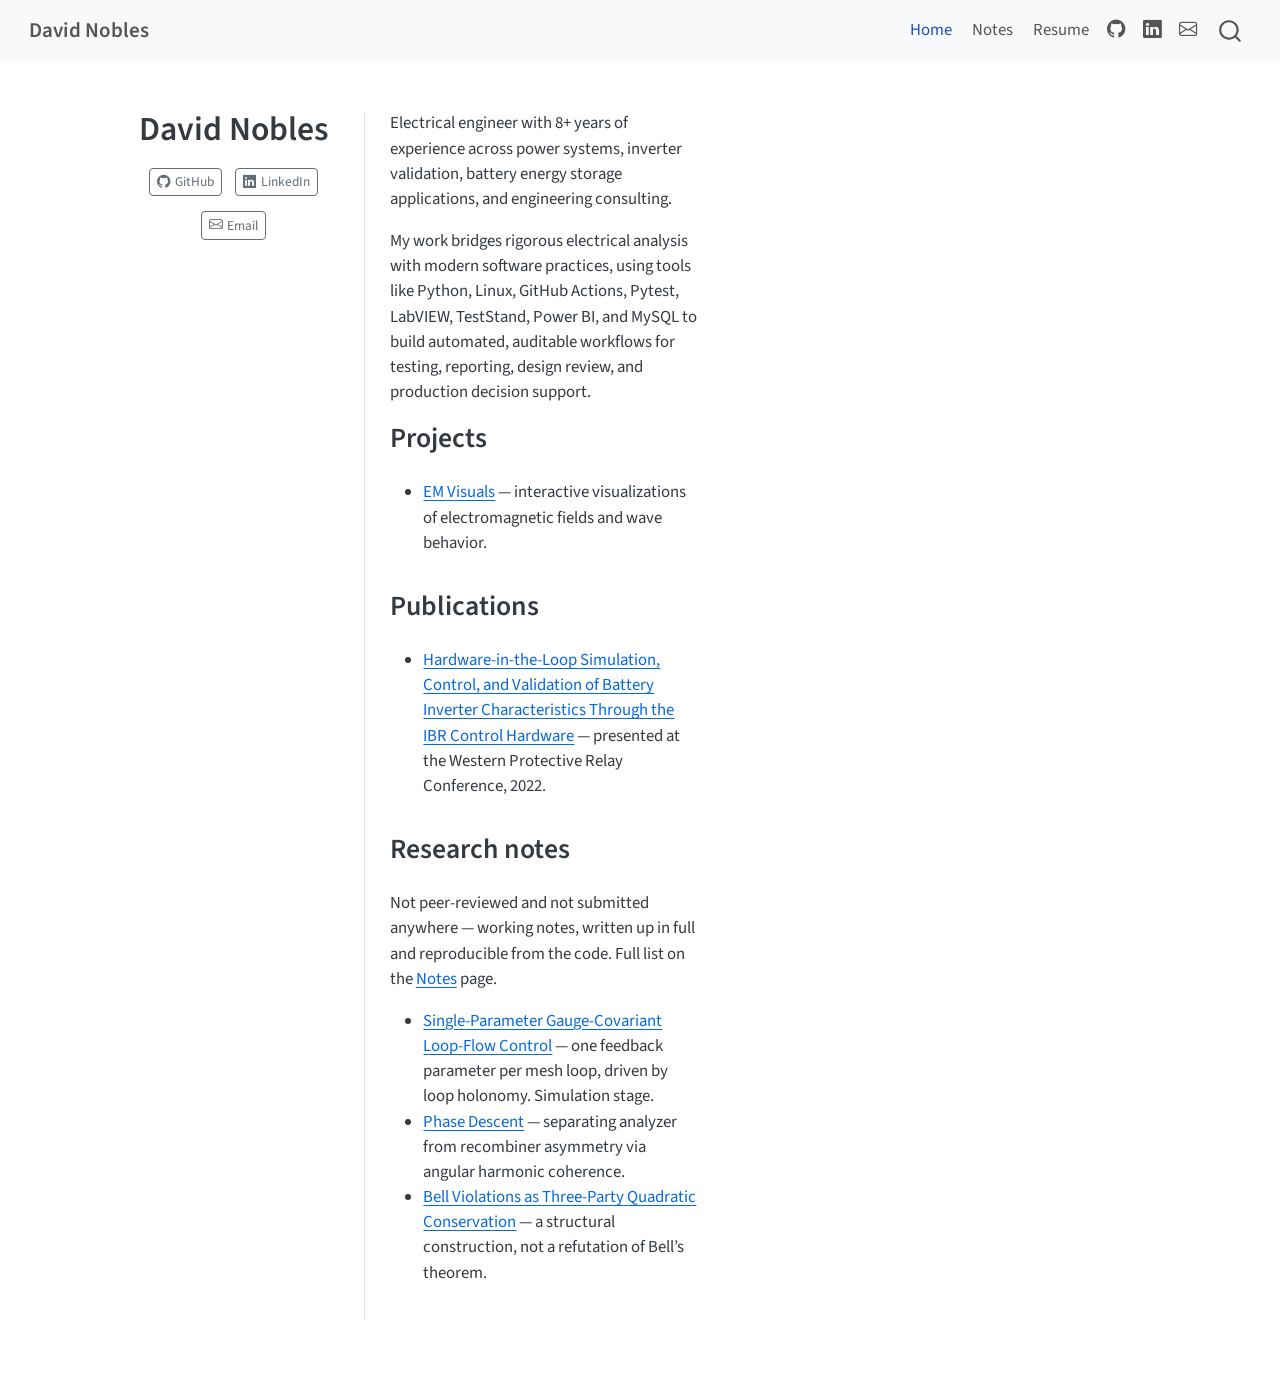
<file: docs/index.html>
<!DOCTYPE html>
<html xmlns="http://www.w3.org/1999/xhtml" lang="en" xml:lang="en"><head>

<meta charset="utf-8">
<meta name="generator" content="quarto-1.7.30">

<meta name="viewport" content="width=device-width, initial-scale=1.0, user-scalable=yes">


<title>David Nobles</title>
<style>
code{white-space: pre-wrap;}
span.smallcaps{font-variant: small-caps;}
div.columns{display: flex; gap: min(4vw, 1.5em);}
div.column{flex: auto; overflow-x: auto;}
div.hanging-indent{margin-left: 1.5em; text-indent: -1.5em;}
ul.task-list{list-style: none;}
ul.task-list li input[type="checkbox"] {
  width: 0.8em;
  margin: 0 0.8em 0.2em -1em; /* quarto-specific, see https://github.com/quarto-dev/quarto-cli/issues/4556 */ 
  vertical-align: middle;
}
</style>


<script src="site_libs/quarto-nav/quarto-nav.js"></script>
<script src="site_libs/quarto-nav/headroom.min.js"></script>
<script src="site_libs/clipboard/clipboard.min.js"></script>
<script src="site_libs/quarto-search/autocomplete.umd.js"></script>
<script src="site_libs/quarto-search/fuse.min.js"></script>
<script src="site_libs/quarto-search/quarto-search.js"></script>
<meta name="quarto:offset" content="./">
<script src="site_libs/quarto-html/quarto.js" type="module"></script>
<script src="site_libs/quarto-html/tabsets/tabsets.js" type="module"></script>
<script src="site_libs/quarto-html/popper.min.js"></script>
<script src="site_libs/quarto-html/tippy.umd.min.js"></script>
<link href="site_libs/quarto-html/tippy.css" rel="stylesheet">
<link href="site_libs/quarto-html/quarto-syntax-highlighting-de070a7b0ab54f8780927367ac907214.css" rel="stylesheet" id="quarto-text-highlighting-styles">
<script src="site_libs/bootstrap/bootstrap.min.js"></script>
<link href="site_libs/bootstrap/bootstrap-icons.css" rel="stylesheet">
<link href="site_libs/bootstrap/bootstrap-51858f31437bc5865f39b039dfa98f96.min.css" rel="stylesheet" append-hash="true" id="quarto-bootstrap" data-mode="light">
<script id="quarto-search-options" type="application/json">{
  "location": "navbar",
  "copy-button": false,
  "collapse-after": 3,
  "panel-placement": "end",
  "type": "overlay",
  "limit": 50,
  "keyboard-shortcut": [
    "f",
    "/",
    "s"
  ],
  "show-item-context": false,
  "language": {
    "search-no-results-text": "No results",
    "search-matching-documents-text": "matching documents",
    "search-copy-link-title": "Copy link to search",
    "search-hide-matches-text": "Hide additional matches",
    "search-more-match-text": "more match in this document",
    "search-more-matches-text": "more matches in this document",
    "search-clear-button-title": "Clear",
    "search-text-placeholder": "",
    "search-detached-cancel-button-title": "Cancel",
    "search-submit-button-title": "Submit",
    "search-label": "Search"
  }
}</script>


<link rel="stylesheet" href="styles.css">
</head>

<body class="nav-fixed fullcontent quarto-light">

<div id="quarto-search-results"></div>
  <header id="quarto-header" class="headroom fixed-top">
    <nav class="navbar navbar-expand-lg " data-bs-theme="dark">
      <div class="navbar-container container-fluid">
      <div class="navbar-brand-container mx-auto">
    <a class="navbar-brand" href="./index.html">
    <span class="navbar-title">David Nobles</span>
    </a>
  </div>
            <div id="quarto-search" class="" title="Search"></div>
          <button class="navbar-toggler" type="button" data-bs-toggle="collapse" data-bs-target="#navbarCollapse" aria-controls="navbarCollapse" role="menu" aria-expanded="false" aria-label="Toggle navigation" onclick="if (window.quartoToggleHeadroom) { window.quartoToggleHeadroom(); }">
  <span class="navbar-toggler-icon"></span>
</button>
          <div class="collapse navbar-collapse" id="navbarCollapse">
            <ul class="navbar-nav navbar-nav-scroll ms-auto">
  <li class="nav-item">
    <a class="nav-link active" href="./index.html" aria-current="page"> 
<span class="menu-text">Home</span></a>
  </li>  
  <li class="nav-item">
    <a class="nav-link" href="./papers/index.html"> 
<span class="menu-text">Notes</span></a>
  </li>  
  <li class="nav-item">
    <a class="nav-link" href="./resume.html"> 
<span class="menu-text">Resume</span></a>
  </li>  
  <li class="nav-item compact">
    <a class="nav-link" href="https://github.com/davidnobles-eng"> <i class="bi bi-github" role="img">
</i> 
<span class="menu-text"></span></a>
  </li>  
  <li class="nav-item compact">
    <a class="nav-link" href="https://linkedin.com/in/david-nobles"> <i class="bi bi-linkedin" role="img">
</i> 
<span class="menu-text"></span></a>
  </li>  
  <li class="nav-item compact">
    <a class="nav-link" href="mailto:david.nobles@sontric.org"> <i class="bi bi-envelope" role="img">
</i> 
<span class="menu-text"></span></a>
  </li>  
</ul>
          </div> <!-- /navcollapse -->
            <div class="quarto-navbar-tools">
</div>
      </div> <!-- /container-fluid -->
    </nav>
</header>
<!-- content -->
<div id="quarto-content" class="quarto-container page-columns page-rows-contents page-layout-article page-navbar">
<!-- sidebar -->
<!-- margin-sidebar -->
    
<!-- main -->
<div class="quarto-about-trestles">
  <div class="about-entity">
<header id="title-block-header" class="quarto-title-block default">
<div class="quarto-title">
<h1 class="title">David Nobles</h1>
</div>
<div class="quarto-title-meta">
  </div>
</header>
    <div class="about-links">
  <a href="https://github.com/davidnobles-eng" class="about-link" rel="" target="">
    <i class="bi bi-github"></i>
     <span class="about-link-text">GitHub</span>
  </a>
  <a href="https://linkedin.com/in/david-nobles" class="about-link" rel="" target="">
    <i class="bi bi-linkedin"></i>
     <span class="about-link-text">LinkedIn</span>
  </a>
  <a href="mailto:david.nobles@sontric.org" class="about-link" rel="" target="">
    <i class="bi bi-envelope"></i>
     <span class="about-link-text">Email</span>
  </a>
</div>
  </div>
  <div class="about-contents"><main class="content" id="quarto-document-content">
<p>Electrical engineer with 8+ years of experience across power systems, inverter validation, battery energy storage applications, and engineering consulting.</p>
<p>My work bridges rigorous electrical analysis with modern software practices, using tools like Python, Linux, GitHub Actions, Pytest, LabVIEW, TestStand, Power BI, and MySQL to build automated, auditable workflows for testing, reporting, design review, and production decision support.</p>
<section id="projects" class="level2">
<h2 data-anchor-id="projects">Projects</h2>
<ul>
<li><strong><a href="https://thechaosbureau.github.io/em-visuals/">EM Visuals</a></strong> — interactive visualizations of electromagnetic fields and wave behavior.</li>
</ul>
</section>
<section id="publications" class="level2">
<h2 data-anchor-id="publications">Publications</h2>
<ul>
<li><strong><a href="https://wprcarchives.org/wp-content/uploads/2024/04/Magnago_Henrique_HardwareLoopSimulation_FC_20220909.pdf">Hardware-in-the-Loop Simulation, Control, and Validation of Battery Inverter Characteristics Through the IBR Control Hardware</a></strong> — presented at the Western Protective Relay Conference, 2022.</li>
</ul>
</section>
<section id="research-notes" class="level2">
<h2 data-anchor-id="research-notes">Research notes</h2>
<p>Not peer-reviewed and not submitted anywhere — working notes, written up in full and reproducible from the code. Full list on the <a href="./papers/index.html">Notes</a> page.</p>
<ul>
<li><strong><a href="./papers/phase-power.html">Single-Parameter Gauge-Covariant Loop-Flow Control</a></strong> — one feedback parameter per mesh loop, driven by loop holonomy. Simulation stage.</li>
<li><strong><a href="./papers/phase-descent-calibration.html">Phase Descent</a></strong> — separating analyzer from recombiner asymmetry via angular harmonic coherence.</li>
<li><strong><a href="./papers/three-phase-bell-realization.html">Bell Violations as Three-Party Quadratic Conservation</a></strong> — a structural construction, not a refutation of Bell’s theorem.</li>
</ul>


</section>
</main></div>
</div>
 <!-- /main -->
<script id="quarto-html-after-body" type="application/javascript">
  window.document.addEventListener("DOMContentLoaded", function (event) {
    const isCodeAnnotation = (el) => {
      for (const clz of el.classList) {
        if (clz.startsWith('code-annotation-')) {                     
          return true;
        }
      }
      return false;
    }
    const onCopySuccess = function(e) {
      // button target
      const button = e.trigger;
      // don't keep focus
      button.blur();
      // flash "checked"
      button.classList.add('code-copy-button-checked');
      var currentTitle = button.getAttribute("title");
      button.setAttribute("title", "Copied!");
      let tooltip;
      if (window.bootstrap) {
        button.setAttribute("data-bs-toggle", "tooltip");
        button.setAttribute("data-bs-placement", "left");
        button.setAttribute("data-bs-title", "Copied!");
        tooltip = new bootstrap.Tooltip(button, 
          { trigger: "manual", 
            customClass: "code-copy-button-tooltip",
            offset: [0, -8]});
        tooltip.show();    
      }
      setTimeout(function() {
        if (tooltip) {
          tooltip.hide();
          button.removeAttribute("data-bs-title");
          button.removeAttribute("data-bs-toggle");
          button.removeAttribute("data-bs-placement");
        }
        button.setAttribute("title", currentTitle);
        button.classList.remove('code-copy-button-checked');
      }, 1000);
      // clear code selection
      e.clearSelection();
    }
    const getTextToCopy = function(trigger) {
        const codeEl = trigger.previousElementSibling.cloneNode(true);
        for (const childEl of codeEl.children) {
          if (isCodeAnnotation(childEl)) {
            childEl.remove();
          }
        }
        return codeEl.innerText;
    }
    const clipboard = new window.ClipboardJS('.code-copy-button:not([data-in-quarto-modal])', {
      text: getTextToCopy
    });
    clipboard.on('success', onCopySuccess);
    if (window.document.getElementById('quarto-embedded-source-code-modal')) {
      const clipboardModal = new window.ClipboardJS('.code-copy-button[data-in-quarto-modal]', {
        text: getTextToCopy,
        container: window.document.getElementById('quarto-embedded-source-code-modal')
      });
      clipboardModal.on('success', onCopySuccess);
    }
      var localhostRegex = new RegExp(/^(?:http|https):\/\/localhost\:?[0-9]*\//);
      var mailtoRegex = new RegExp(/^mailto:/);
        var filterRegex = new RegExp('/' + window.location.host + '/');
      var isInternal = (href) => {
          return filterRegex.test(href) || localhostRegex.test(href) || mailtoRegex.test(href);
      }
      // Inspect non-navigation links and adorn them if external
     var links = window.document.querySelectorAll('a[href]:not(.nav-link):not(.navbar-brand):not(.toc-action):not(.sidebar-link):not(.sidebar-item-toggle):not(.pagination-link):not(.no-external):not([aria-hidden]):not(.dropdown-item):not(.quarto-navigation-tool):not(.about-link)');
      for (var i=0; i<links.length; i++) {
        const link = links[i];
        if (!isInternal(link.href)) {
          // undo the damage that might have been done by quarto-nav.js in the case of
          // links that we want to consider external
          if (link.dataset.originalHref !== undefined) {
            link.href = link.dataset.originalHref;
          }
        }
      }
    function tippyHover(el, contentFn, onTriggerFn, onUntriggerFn) {
      const config = {
        allowHTML: true,
        maxWidth: 500,
        delay: 100,
        arrow: false,
        appendTo: function(el) {
            return el.parentElement;
        },
        interactive: true,
        interactiveBorder: 10,
        theme: 'quarto',
        placement: 'bottom-start',
      };
      if (contentFn) {
        config.content = contentFn;
      }
      if (onTriggerFn) {
        config.onTrigger = onTriggerFn;
      }
      if (onUntriggerFn) {
        config.onUntrigger = onUntriggerFn;
      }
      window.tippy(el, config); 
    }
    const noterefs = window.document.querySelectorAll('a[role="doc-noteref"]');
    for (var i=0; i<noterefs.length; i++) {
      const ref = noterefs[i];
      tippyHover(ref, function() {
        // use id or data attribute instead here
        let href = ref.getAttribute('data-footnote-href') || ref.getAttribute('href');
        try { href = new URL(href).hash; } catch {}
        const id = href.replace(/^#\/?/, "");
        const note = window.document.getElementById(id);
        if (note) {
          return note.innerHTML;
        } else {
          return "";
        }
      });
    }
    const xrefs = window.document.querySelectorAll('a.quarto-xref');
    const processXRef = (id, note) => {
      // Strip column container classes
      const stripColumnClz = (el) => {
        el.classList.remove("page-full", "page-columns");
        if (el.children) {
          for (const child of el.children) {
            stripColumnClz(child);
          }
        }
      }
      stripColumnClz(note)
      if (id === null || id.startsWith('sec-')) {
        // Special case sections, only their first couple elements
        const container = document.createElement("div");
        if (note.children && note.children.length > 2) {
          container.appendChild(note.children[0].cloneNode(true));
          for (let i = 1; i < note.children.length; i++) {
            const child = note.children[i];
            if (child.tagName === "P" && child.innerText === "") {
              continue;
            } else {
              container.appendChild(child.cloneNode(true));
              break;
            }
          }
          if (window.Quarto?.typesetMath) {
            window.Quarto.typesetMath(container);
          }
          return container.innerHTML
        } else {
          if (window.Quarto?.typesetMath) {
            window.Quarto.typesetMath(note);
          }
          return note.innerHTML;
        }
      } else {
        // Remove any anchor links if they are present
        const anchorLink = note.querySelector('a.anchorjs-link');
        if (anchorLink) {
          anchorLink.remove();
        }
        if (window.Quarto?.typesetMath) {
          window.Quarto.typesetMath(note);
        }
        if (note.classList.contains("callout")) {
          return note.outerHTML;
        } else {
          return note.innerHTML;
        }
      }
    }
    for (var i=0; i<xrefs.length; i++) {
      const xref = xrefs[i];
      tippyHover(xref, undefined, function(instance) {
        instance.disable();
        let url = xref.getAttribute('href');
        let hash = undefined; 
        if (url.startsWith('#')) {
          hash = url;
        } else {
          try { hash = new URL(url).hash; } catch {}
        }
        if (hash) {
          const id = hash.replace(/^#\/?/, "");
          const note = window.document.getElementById(id);
          if (note !== null) {
            try {
              const html = processXRef(id, note.cloneNode(true));
              instance.setContent(html);
            } finally {
              instance.enable();
              instance.show();
            }
          } else {
            // See if we can fetch this
            fetch(url.split('#')[0])
            .then(res => res.text())
            .then(html => {
              const parser = new DOMParser();
              const htmlDoc = parser.parseFromString(html, "text/html");
              const note = htmlDoc.getElementById(id);
              if (note !== null) {
                const html = processXRef(id, note);
                instance.setContent(html);
              } 
            }).finally(() => {
              instance.enable();
              instance.show();
            });
          }
        } else {
          // See if we can fetch a full url (with no hash to target)
          // This is a special case and we should probably do some content thinning / targeting
          fetch(url)
          .then(res => res.text())
          .then(html => {
            const parser = new DOMParser();
            const htmlDoc = parser.parseFromString(html, "text/html");
            const note = htmlDoc.querySelector('main.content');
            if (note !== null) {
              // This should only happen for chapter cross references
              // (since there is no id in the URL)
              // remove the first header
              if (note.children.length > 0 && note.children[0].tagName === "HEADER") {
                note.children[0].remove();
              }
              const html = processXRef(null, note);
              instance.setContent(html);
            } 
          }).finally(() => {
            instance.enable();
            instance.show();
          });
        }
      }, function(instance) {
      });
    }
        let selectedAnnoteEl;
        const selectorForAnnotation = ( cell, annotation) => {
          let cellAttr = 'data-code-cell="' + cell + '"';
          let lineAttr = 'data-code-annotation="' +  annotation + '"';
          const selector = 'span[' + cellAttr + '][' + lineAttr + ']';
          return selector;
        }
        const selectCodeLines = (annoteEl) => {
          const doc = window.document;
          const targetCell = annoteEl.getAttribute("data-target-cell");
          const targetAnnotation = annoteEl.getAttribute("data-target-annotation");
          const annoteSpan = window.document.querySelector(selectorForAnnotation(targetCell, targetAnnotation));
          const lines = annoteSpan.getAttribute("data-code-lines").split(",");
          const lineIds = lines.map((line) => {
            return targetCell + "-" + line;
          })
          let top = null;
          let height = null;
          let parent = null;
          if (lineIds.length > 0) {
              //compute the position of the single el (top and bottom and make a div)
              const el = window.document.getElementById(lineIds[0]);
              top = el.offsetTop;
              height = el.offsetHeight;
              parent = el.parentElement.parentElement;
            if (lineIds.length > 1) {
              const lastEl = window.document.getElementById(lineIds[lineIds.length - 1]);
              const bottom = lastEl.offsetTop + lastEl.offsetHeight;
              height = bottom - top;
            }
            if (top !== null && height !== null && parent !== null) {
              // cook up a div (if necessary) and position it 
              let div = window.document.getElementById("code-annotation-line-highlight");
              if (div === null) {
                div = window.document.createElement("div");
                div.setAttribute("id", "code-annotation-line-highlight");
                div.style.position = 'absolute';
                parent.appendChild(div);
              }
              div.style.top = top - 2 + "px";
              div.style.height = height + 4 + "px";
              div.style.left = 0;
              let gutterDiv = window.document.getElementById("code-annotation-line-highlight-gutter");
              if (gutterDiv === null) {
                gutterDiv = window.document.createElement("div");
                gutterDiv.setAttribute("id", "code-annotation-line-highlight-gutter");
                gutterDiv.style.position = 'absolute';
                const codeCell = window.document.getElementById(targetCell);
                const gutter = codeCell.querySelector('.code-annotation-gutter');
                gutter.appendChild(gutterDiv);
              }
              gutterDiv.style.top = top - 2 + "px";
              gutterDiv.style.height = height + 4 + "px";
            }
            selectedAnnoteEl = annoteEl;
          }
        };
        const unselectCodeLines = () => {
          const elementsIds = ["code-annotation-line-highlight", "code-annotation-line-highlight-gutter"];
          elementsIds.forEach((elId) => {
            const div = window.document.getElementById(elId);
            if (div) {
              div.remove();
            }
          });
          selectedAnnoteEl = undefined;
        };
          // Handle positioning of the toggle
      window.addEventListener(
        "resize",
        throttle(() => {
          elRect = undefined;
          if (selectedAnnoteEl) {
            selectCodeLines(selectedAnnoteEl);
          }
        }, 10)
      );
      function throttle(fn, ms) {
      let throttle = false;
      let timer;
        return (...args) => {
          if(!throttle) { // first call gets through
              fn.apply(this, args);
              throttle = true;
          } else { // all the others get throttled
              if(timer) clearTimeout(timer); // cancel #2
              timer = setTimeout(() => {
                fn.apply(this, args);
                timer = throttle = false;
              }, ms);
          }
        };
      }
        // Attach click handler to the DT
        const annoteDls = window.document.querySelectorAll('dt[data-target-cell]');
        for (const annoteDlNode of annoteDls) {
          annoteDlNode.addEventListener('click', (event) => {
            const clickedEl = event.target;
            if (clickedEl !== selectedAnnoteEl) {
              unselectCodeLines();
              const activeEl = window.document.querySelector('dt[data-target-cell].code-annotation-active');
              if (activeEl) {
                activeEl.classList.remove('code-annotation-active');
              }
              selectCodeLines(clickedEl);
              clickedEl.classList.add('code-annotation-active');
            } else {
              // Unselect the line
              unselectCodeLines();
              clickedEl.classList.remove('code-annotation-active');
            }
          });
        }
    const findCites = (el) => {
      const parentEl = el.parentElement;
      if (parentEl) {
        const cites = parentEl.dataset.cites;
        if (cites) {
          return {
            el,
            cites: cites.split(' ')
          };
        } else {
          return findCites(el.parentElement)
        }
      } else {
        return undefined;
      }
    };
    var bibliorefs = window.document.querySelectorAll('a[role="doc-biblioref"]');
    for (var i=0; i<bibliorefs.length; i++) {
      const ref = bibliorefs[i];
      const citeInfo = findCites(ref);
      if (citeInfo) {
        tippyHover(citeInfo.el, function() {
          var popup = window.document.createElement('div');
          citeInfo.cites.forEach(function(cite) {
            var citeDiv = window.document.createElement('div');
            citeDiv.classList.add('hanging-indent');
            citeDiv.classList.add('csl-entry');
            var biblioDiv = window.document.getElementById('ref-' + cite);
            if (biblioDiv) {
              citeDiv.innerHTML = biblioDiv.innerHTML;
            }
            popup.appendChild(citeDiv);
          });
          return popup.innerHTML;
        });
      }
    }
  });
  </script>
</div> <!-- /content -->




</body></html>
</file>
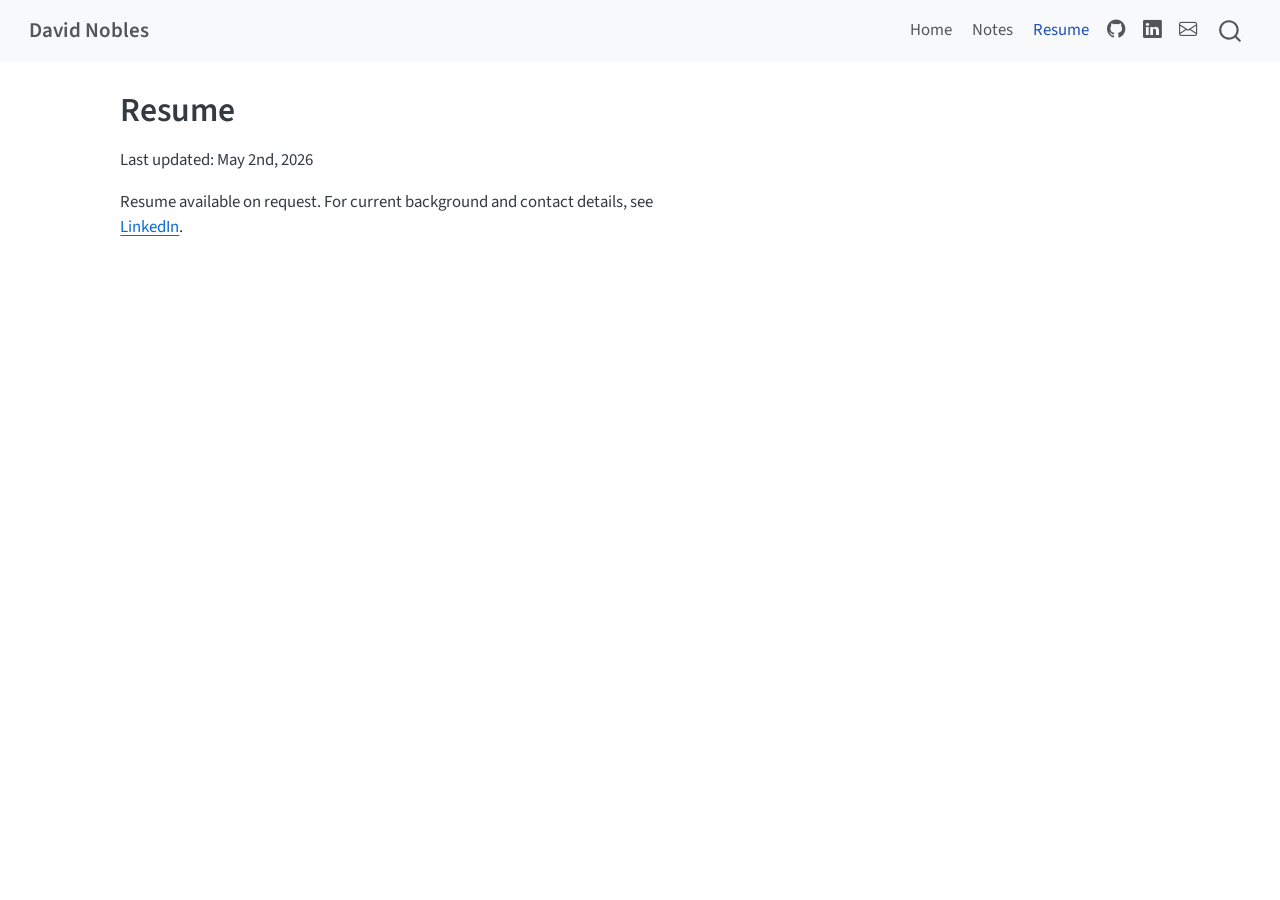
<file: docs/resume.html>
<!DOCTYPE html>
<html xmlns="http://www.w3.org/1999/xhtml" lang="en" xml:lang="en"><head>

<meta charset="utf-8">
<meta name="generator" content="quarto-1.7.30">

<meta name="viewport" content="width=device-width, initial-scale=1.0, user-scalable=yes">


<title>Resume – David Nobles</title>
<style>
code{white-space: pre-wrap;}
span.smallcaps{font-variant: small-caps;}
div.columns{display: flex; gap: min(4vw, 1.5em);}
div.column{flex: auto; overflow-x: auto;}
div.hanging-indent{margin-left: 1.5em; text-indent: -1.5em;}
ul.task-list{list-style: none;}
ul.task-list li input[type="checkbox"] {
  width: 0.8em;
  margin: 0 0.8em 0.2em -1em; /* quarto-specific, see https://github.com/quarto-dev/quarto-cli/issues/4556 */ 
  vertical-align: middle;
}
</style>


<script src="site_libs/quarto-nav/quarto-nav.js"></script>
<script src="site_libs/quarto-nav/headroom.min.js"></script>
<script src="site_libs/clipboard/clipboard.min.js"></script>
<script src="site_libs/quarto-search/autocomplete.umd.js"></script>
<script src="site_libs/quarto-search/fuse.min.js"></script>
<script src="site_libs/quarto-search/quarto-search.js"></script>
<meta name="quarto:offset" content="./">
<script src="site_libs/quarto-html/quarto.js" type="module"></script>
<script src="site_libs/quarto-html/tabsets/tabsets.js" type="module"></script>
<script src="site_libs/quarto-html/popper.min.js"></script>
<script src="site_libs/quarto-html/tippy.umd.min.js"></script>
<script src="site_libs/quarto-html/anchor.min.js"></script>
<link href="site_libs/quarto-html/tippy.css" rel="stylesheet">
<link href="site_libs/quarto-html/quarto-syntax-highlighting-de070a7b0ab54f8780927367ac907214.css" rel="stylesheet" id="quarto-text-highlighting-styles">
<script src="site_libs/bootstrap/bootstrap.min.js"></script>
<link href="site_libs/bootstrap/bootstrap-icons.css" rel="stylesheet">
<link href="site_libs/bootstrap/bootstrap-51858f31437bc5865f39b039dfa98f96.min.css" rel="stylesheet" append-hash="true" id="quarto-bootstrap" data-mode="light">
<script id="quarto-search-options" type="application/json">{
  "location": "navbar",
  "copy-button": false,
  "collapse-after": 3,
  "panel-placement": "end",
  "type": "overlay",
  "limit": 50,
  "keyboard-shortcut": [
    "f",
    "/",
    "s"
  ],
  "show-item-context": false,
  "language": {
    "search-no-results-text": "No results",
    "search-matching-documents-text": "matching documents",
    "search-copy-link-title": "Copy link to search",
    "search-hide-matches-text": "Hide additional matches",
    "search-more-match-text": "more match in this document",
    "search-more-matches-text": "more matches in this document",
    "search-clear-button-title": "Clear",
    "search-text-placeholder": "",
    "search-detached-cancel-button-title": "Cancel",
    "search-submit-button-title": "Submit",
    "search-label": "Search"
  }
}</script>


<link rel="stylesheet" href="styles.css">
</head>

<body class="nav-fixed fullcontent quarto-light">

<div id="quarto-search-results"></div>
  <header id="quarto-header" class="headroom fixed-top">
    <nav class="navbar navbar-expand-lg " data-bs-theme="dark">
      <div class="navbar-container container-fluid">
      <div class="navbar-brand-container mx-auto">
    <a class="navbar-brand" href="./index.html">
    <span class="navbar-title">David Nobles</span>
    </a>
  </div>
            <div id="quarto-search" class="" title="Search"></div>
          <button class="navbar-toggler" type="button" data-bs-toggle="collapse" data-bs-target="#navbarCollapse" aria-controls="navbarCollapse" role="menu" aria-expanded="false" aria-label="Toggle navigation" onclick="if (window.quartoToggleHeadroom) { window.quartoToggleHeadroom(); }">
  <span class="navbar-toggler-icon"></span>
</button>
          <div class="collapse navbar-collapse" id="navbarCollapse">
            <ul class="navbar-nav navbar-nav-scroll ms-auto">
  <li class="nav-item">
    <a class="nav-link" href="./index.html"> 
<span class="menu-text">Home</span></a>
  </li>  
  <li class="nav-item">
    <a class="nav-link" href="./papers/index.html"> 
<span class="menu-text">Notes</span></a>
  </li>  
  <li class="nav-item">
    <a class="nav-link active" href="./resume.html" aria-current="page"> 
<span class="menu-text">Resume</span></a>
  </li>  
  <li class="nav-item compact">
    <a class="nav-link" href="https://github.com/davidnobles-eng"> <i class="bi bi-github" role="img">
</i> 
<span class="menu-text"></span></a>
  </li>  
  <li class="nav-item compact">
    <a class="nav-link" href="https://linkedin.com/in/david-nobles"> <i class="bi bi-linkedin" role="img">
</i> 
<span class="menu-text"></span></a>
  </li>  
  <li class="nav-item compact">
    <a class="nav-link" href="mailto:david.nobles@sontric.org"> <i class="bi bi-envelope" role="img">
</i> 
<span class="menu-text"></span></a>
  </li>  
</ul>
          </div> <!-- /navcollapse -->
            <div class="quarto-navbar-tools">
</div>
      </div> <!-- /container-fluid -->
    </nav>
</header>
<!-- content -->
<div id="quarto-content" class="quarto-container page-columns page-rows-contents page-layout-article page-navbar">
<!-- sidebar -->
<!-- margin-sidebar -->
    
<!-- main -->
<main class="content" id="quarto-document-content">

<header id="title-block-header" class="quarto-title-block default">
<div class="quarto-title">
<h1 class="title">Resume</h1>
</div>



<div class="quarto-title-meta">

    
  
    
  </div>
  


</header>


<p>Last updated: May 2nd, 2026</p>
<p>Resume available on request. For current background and contact details, see <a href="https://linkedin.com/in/david-nobles">LinkedIn</a>.</p>



</main> <!-- /main -->
<script id="quarto-html-after-body" type="application/javascript">
  window.document.addEventListener("DOMContentLoaded", function (event) {
    const icon = "";
    const anchorJS = new window.AnchorJS();
    anchorJS.options = {
      placement: 'right',
      icon: icon
    };
    anchorJS.add('.anchored');
    const isCodeAnnotation = (el) => {
      for (const clz of el.classList) {
        if (clz.startsWith('code-annotation-')) {                     
          return true;
        }
      }
      return false;
    }
    const onCopySuccess = function(e) {
      // button target
      const button = e.trigger;
      // don't keep focus
      button.blur();
      // flash "checked"
      button.classList.add('code-copy-button-checked');
      var currentTitle = button.getAttribute("title");
      button.setAttribute("title", "Copied!");
      let tooltip;
      if (window.bootstrap) {
        button.setAttribute("data-bs-toggle", "tooltip");
        button.setAttribute("data-bs-placement", "left");
        button.setAttribute("data-bs-title", "Copied!");
        tooltip = new bootstrap.Tooltip(button, 
          { trigger: "manual", 
            customClass: "code-copy-button-tooltip",
            offset: [0, -8]});
        tooltip.show();    
      }
      setTimeout(function() {
        if (tooltip) {
          tooltip.hide();
          button.removeAttribute("data-bs-title");
          button.removeAttribute("data-bs-toggle");
          button.removeAttribute("data-bs-placement");
        }
        button.setAttribute("title", currentTitle);
        button.classList.remove('code-copy-button-checked');
      }, 1000);
      // clear code selection
      e.clearSelection();
    }
    const getTextToCopy = function(trigger) {
        const codeEl = trigger.previousElementSibling.cloneNode(true);
        for (const childEl of codeEl.children) {
          if (isCodeAnnotation(childEl)) {
            childEl.remove();
          }
        }
        return codeEl.innerText;
    }
    const clipboard = new window.ClipboardJS('.code-copy-button:not([data-in-quarto-modal])', {
      text: getTextToCopy
    });
    clipboard.on('success', onCopySuccess);
    if (window.document.getElementById('quarto-embedded-source-code-modal')) {
      const clipboardModal = new window.ClipboardJS('.code-copy-button[data-in-quarto-modal]', {
        text: getTextToCopy,
        container: window.document.getElementById('quarto-embedded-source-code-modal')
      });
      clipboardModal.on('success', onCopySuccess);
    }
      var localhostRegex = new RegExp(/^(?:http|https):\/\/localhost\:?[0-9]*\//);
      var mailtoRegex = new RegExp(/^mailto:/);
        var filterRegex = new RegExp('/' + window.location.host + '/');
      var isInternal = (href) => {
          return filterRegex.test(href) || localhostRegex.test(href) || mailtoRegex.test(href);
      }
      // Inspect non-navigation links and adorn them if external
     var links = window.document.querySelectorAll('a[href]:not(.nav-link):not(.navbar-brand):not(.toc-action):not(.sidebar-link):not(.sidebar-item-toggle):not(.pagination-link):not(.no-external):not([aria-hidden]):not(.dropdown-item):not(.quarto-navigation-tool):not(.about-link)');
      for (var i=0; i<links.length; i++) {
        const link = links[i];
        if (!isInternal(link.href)) {
          // undo the damage that might have been done by quarto-nav.js in the case of
          // links that we want to consider external
          if (link.dataset.originalHref !== undefined) {
            link.href = link.dataset.originalHref;
          }
        }
      }
    function tippyHover(el, contentFn, onTriggerFn, onUntriggerFn) {
      const config = {
        allowHTML: true,
        maxWidth: 500,
        delay: 100,
        arrow: false,
        appendTo: function(el) {
            return el.parentElement;
        },
        interactive: true,
        interactiveBorder: 10,
        theme: 'quarto',
        placement: 'bottom-start',
      };
      if (contentFn) {
        config.content = contentFn;
      }
      if (onTriggerFn) {
        config.onTrigger = onTriggerFn;
      }
      if (onUntriggerFn) {
        config.onUntrigger = onUntriggerFn;
      }
      window.tippy(el, config); 
    }
    const noterefs = window.document.querySelectorAll('a[role="doc-noteref"]');
    for (var i=0; i<noterefs.length; i++) {
      const ref = noterefs[i];
      tippyHover(ref, function() {
        // use id or data attribute instead here
        let href = ref.getAttribute('data-footnote-href') || ref.getAttribute('href');
        try { href = new URL(href).hash; } catch {}
        const id = href.replace(/^#\/?/, "");
        const note = window.document.getElementById(id);
        if (note) {
          return note.innerHTML;
        } else {
          return "";
        }
      });
    }
    const xrefs = window.document.querySelectorAll('a.quarto-xref');
    const processXRef = (id, note) => {
      // Strip column container classes
      const stripColumnClz = (el) => {
        el.classList.remove("page-full", "page-columns");
        if (el.children) {
          for (const child of el.children) {
            stripColumnClz(child);
          }
        }
      }
      stripColumnClz(note)
      if (id === null || id.startsWith('sec-')) {
        // Special case sections, only their first couple elements
        const container = document.createElement("div");
        if (note.children && note.children.length > 2) {
          container.appendChild(note.children[0].cloneNode(true));
          for (let i = 1; i < note.children.length; i++) {
            const child = note.children[i];
            if (child.tagName === "P" && child.innerText === "") {
              continue;
            } else {
              container.appendChild(child.cloneNode(true));
              break;
            }
          }
          if (window.Quarto?.typesetMath) {
            window.Quarto.typesetMath(container);
          }
          return container.innerHTML
        } else {
          if (window.Quarto?.typesetMath) {
            window.Quarto.typesetMath(note);
          }
          return note.innerHTML;
        }
      } else {
        // Remove any anchor links if they are present
        const anchorLink = note.querySelector('a.anchorjs-link');
        if (anchorLink) {
          anchorLink.remove();
        }
        if (window.Quarto?.typesetMath) {
          window.Quarto.typesetMath(note);
        }
        if (note.classList.contains("callout")) {
          return note.outerHTML;
        } else {
          return note.innerHTML;
        }
      }
    }
    for (var i=0; i<xrefs.length; i++) {
      const xref = xrefs[i];
      tippyHover(xref, undefined, function(instance) {
        instance.disable();
        let url = xref.getAttribute('href');
        let hash = undefined; 
        if (url.startsWith('#')) {
          hash = url;
        } else {
          try { hash = new URL(url).hash; } catch {}
        }
        if (hash) {
          const id = hash.replace(/^#\/?/, "");
          const note = window.document.getElementById(id);
          if (note !== null) {
            try {
              const html = processXRef(id, note.cloneNode(true));
              instance.setContent(html);
            } finally {
              instance.enable();
              instance.show();
            }
          } else {
            // See if we can fetch this
            fetch(url.split('#')[0])
            .then(res => res.text())
            .then(html => {
              const parser = new DOMParser();
              const htmlDoc = parser.parseFromString(html, "text/html");
              const note = htmlDoc.getElementById(id);
              if (note !== null) {
                const html = processXRef(id, note);
                instance.setContent(html);
              } 
            }).finally(() => {
              instance.enable();
              instance.show();
            });
          }
        } else {
          // See if we can fetch a full url (with no hash to target)
          // This is a special case and we should probably do some content thinning / targeting
          fetch(url)
          .then(res => res.text())
          .then(html => {
            const parser = new DOMParser();
            const htmlDoc = parser.parseFromString(html, "text/html");
            const note = htmlDoc.querySelector('main.content');
            if (note !== null) {
              // This should only happen for chapter cross references
              // (since there is no id in the URL)
              // remove the first header
              if (note.children.length > 0 && note.children[0].tagName === "HEADER") {
                note.children[0].remove();
              }
              const html = processXRef(null, note);
              instance.setContent(html);
            } 
          }).finally(() => {
            instance.enable();
            instance.show();
          });
        }
      }, function(instance) {
      });
    }
        let selectedAnnoteEl;
        const selectorForAnnotation = ( cell, annotation) => {
          let cellAttr = 'data-code-cell="' + cell + '"';
          let lineAttr = 'data-code-annotation="' +  annotation + '"';
          const selector = 'span[' + cellAttr + '][' + lineAttr + ']';
          return selector;
        }
        const selectCodeLines = (annoteEl) => {
          const doc = window.document;
          const targetCell = annoteEl.getAttribute("data-target-cell");
          const targetAnnotation = annoteEl.getAttribute("data-target-annotation");
          const annoteSpan = window.document.querySelector(selectorForAnnotation(targetCell, targetAnnotation));
          const lines = annoteSpan.getAttribute("data-code-lines").split(",");
          const lineIds = lines.map((line) => {
            return targetCell + "-" + line;
          })
          let top = null;
          let height = null;
          let parent = null;
          if (lineIds.length > 0) {
              //compute the position of the single el (top and bottom and make a div)
              const el = window.document.getElementById(lineIds[0]);
              top = el.offsetTop;
              height = el.offsetHeight;
              parent = el.parentElement.parentElement;
            if (lineIds.length > 1) {
              const lastEl = window.document.getElementById(lineIds[lineIds.length - 1]);
              const bottom = lastEl.offsetTop + lastEl.offsetHeight;
              height = bottom - top;
            }
            if (top !== null && height !== null && parent !== null) {
              // cook up a div (if necessary) and position it 
              let div = window.document.getElementById("code-annotation-line-highlight");
              if (div === null) {
                div = window.document.createElement("div");
                div.setAttribute("id", "code-annotation-line-highlight");
                div.style.position = 'absolute';
                parent.appendChild(div);
              }
              div.style.top = top - 2 + "px";
              div.style.height = height + 4 + "px";
              div.style.left = 0;
              let gutterDiv = window.document.getElementById("code-annotation-line-highlight-gutter");
              if (gutterDiv === null) {
                gutterDiv = window.document.createElement("div");
                gutterDiv.setAttribute("id", "code-annotation-line-highlight-gutter");
                gutterDiv.style.position = 'absolute';
                const codeCell = window.document.getElementById(targetCell);
                const gutter = codeCell.querySelector('.code-annotation-gutter');
                gutter.appendChild(gutterDiv);
              }
              gutterDiv.style.top = top - 2 + "px";
              gutterDiv.style.height = height + 4 + "px";
            }
            selectedAnnoteEl = annoteEl;
          }
        };
        const unselectCodeLines = () => {
          const elementsIds = ["code-annotation-line-highlight", "code-annotation-line-highlight-gutter"];
          elementsIds.forEach((elId) => {
            const div = window.document.getElementById(elId);
            if (div) {
              div.remove();
            }
          });
          selectedAnnoteEl = undefined;
        };
          // Handle positioning of the toggle
      window.addEventListener(
        "resize",
        throttle(() => {
          elRect = undefined;
          if (selectedAnnoteEl) {
            selectCodeLines(selectedAnnoteEl);
          }
        }, 10)
      );
      function throttle(fn, ms) {
      let throttle = false;
      let timer;
        return (...args) => {
          if(!throttle) { // first call gets through
              fn.apply(this, args);
              throttle = true;
          } else { // all the others get throttled
              if(timer) clearTimeout(timer); // cancel #2
              timer = setTimeout(() => {
                fn.apply(this, args);
                timer = throttle = false;
              }, ms);
          }
        };
      }
        // Attach click handler to the DT
        const annoteDls = window.document.querySelectorAll('dt[data-target-cell]');
        for (const annoteDlNode of annoteDls) {
          annoteDlNode.addEventListener('click', (event) => {
            const clickedEl = event.target;
            if (clickedEl !== selectedAnnoteEl) {
              unselectCodeLines();
              const activeEl = window.document.querySelector('dt[data-target-cell].code-annotation-active');
              if (activeEl) {
                activeEl.classList.remove('code-annotation-active');
              }
              selectCodeLines(clickedEl);
              clickedEl.classList.add('code-annotation-active');
            } else {
              // Unselect the line
              unselectCodeLines();
              clickedEl.classList.remove('code-annotation-active');
            }
          });
        }
    const findCites = (el) => {
      const parentEl = el.parentElement;
      if (parentEl) {
        const cites = parentEl.dataset.cites;
        if (cites) {
          return {
            el,
            cites: cites.split(' ')
          };
        } else {
          return findCites(el.parentElement)
        }
      } else {
        return undefined;
      }
    };
    var bibliorefs = window.document.querySelectorAll('a[role="doc-biblioref"]');
    for (var i=0; i<bibliorefs.length; i++) {
      const ref = bibliorefs[i];
      const citeInfo = findCites(ref);
      if (citeInfo) {
        tippyHover(citeInfo.el, function() {
          var popup = window.document.createElement('div');
          citeInfo.cites.forEach(function(cite) {
            var citeDiv = window.document.createElement('div');
            citeDiv.classList.add('hanging-indent');
            citeDiv.classList.add('csl-entry');
            var biblioDiv = window.document.getElementById('ref-' + cite);
            if (biblioDiv) {
              citeDiv.innerHTML = biblioDiv.innerHTML;
            }
            popup.appendChild(citeDiv);
          });
          return popup.innerHTML;
        });
      }
    }
  });
  </script>
</div> <!-- /content -->




</body></html>
</file>
<file: docs/site_libs/quarto-html/tippy.css>
.tippy-box[data-animation=fade][data-state=hidden]{opacity:0}[data-tippy-root]{max-width:calc(100vw - 10px)}.tippy-box{position:relative;background-color:#333;color:#fff;border-radius:4px;font-size:14px;line-height:1.4;white-space:normal;outline:0;transition-property:transform,visibility,opacity}.tippy-box[data-placement^=top]>.tippy-arrow{bottom:0}.tippy-box[data-placement^=top]>.tippy-arrow:before{bottom:-7px;left:0;border-width:8px 8px 0;border-top-color:initial;transform-origin:center top}.tippy-box[data-placement^=bottom]>.tippy-arrow{top:0}.tippy-box[data-placement^=bottom]>.tippy-arrow:before{top:-7px;left:0;border-width:0 8px 8px;border-bottom-color:initial;transform-origin:center bottom}.tippy-box[data-placement^=left]>.tippy-arrow{right:0}.tippy-box[data-placement^=left]>.tippy-arrow:before{border-width:8px 0 8px 8px;border-left-color:initial;right:-7px;transform-origin:center left}.tippy-box[data-placement^=right]>.tippy-arrow{left:0}.tippy-box[data-placement^=right]>.tippy-arrow:before{left:-7px;border-width:8px 8px 8px 0;border-right-color:initial;transform-origin:center right}.tippy-box[data-inertia][data-state=visible]{transition-timing-function:cubic-bezier(.54,1.5,.38,1.11)}.tippy-arrow{width:16px;height:16px;color:#333}.tippy-arrow:before{content:"";position:absolute;border-color:transparent;border-style:solid}.tippy-content{position:relative;padding:5px 9px;z-index:1}
</file>
<file: docs/site_libs/quarto-html/quarto-syntax-highlighting-de070a7b0ab54f8780927367ac907214.css>
/* quarto syntax highlight colors */
:root {
  --quarto-hl-ot-color: #003B4F;
  --quarto-hl-at-color: #657422;
  --quarto-hl-ss-color: #20794D;
  --quarto-hl-an-color: #5E5E5E;
  --quarto-hl-fu-color: #4758AB;
  --quarto-hl-st-color: #20794D;
  --quarto-hl-cf-color: #003B4F;
  --quarto-hl-op-color: #5E5E5E;
  --quarto-hl-er-color: #AD0000;
  --quarto-hl-bn-color: #AD0000;
  --quarto-hl-al-color: #AD0000;
  --quarto-hl-va-color: #111111;
  --quarto-hl-bu-color: inherit;
  --quarto-hl-ex-color: inherit;
  --quarto-hl-pp-color: #AD0000;
  --quarto-hl-in-color: #5E5E5E;
  --quarto-hl-vs-color: #20794D;
  --quarto-hl-wa-color: #5E5E5E;
  --quarto-hl-do-color: #5E5E5E;
  --quarto-hl-im-color: #00769E;
  --quarto-hl-ch-color: #20794D;
  --quarto-hl-dt-color: #AD0000;
  --quarto-hl-fl-color: #AD0000;
  --quarto-hl-co-color: #5E5E5E;
  --quarto-hl-cv-color: #5E5E5E;
  --quarto-hl-cn-color: #8f5902;
  --quarto-hl-sc-color: #5E5E5E;
  --quarto-hl-dv-color: #AD0000;
  --quarto-hl-kw-color: #003B4F;
}

/* other quarto variables */
:root {
  --quarto-font-monospace: SFMono-Regular, Menlo, Monaco, Consolas, "Liberation Mono", "Courier New", monospace;
}

/* syntax highlight based on Pandoc's rules */
pre > code.sourceCode > span {
  color: #003B4F;
}

code.sourceCode > span {
  color: #003B4F;
}

div.sourceCode,
div.sourceCode pre.sourceCode {
  color: #003B4F;
}

/* Normal */
code span {
  color: #003B4F;
}

/* Alert */
code span.al {
  color: #AD0000;
  font-style: inherit;
}

/* Annotation */
code span.an {
  color: #5E5E5E;
  font-style: inherit;
}

/* Attribute */
code span.at {
  color: #657422;
  font-style: inherit;
}

/* BaseN */
code span.bn {
  color: #AD0000;
  font-style: inherit;
}

/* BuiltIn */
code span.bu {
  font-style: inherit;
}

/* ControlFlow */
code span.cf {
  color: #003B4F;
  font-weight: bold;
  font-style: inherit;
}

/* Char */
code span.ch {
  color: #20794D;
  font-style: inherit;
}

/* Constant */
code span.cn {
  color: #8f5902;
  font-style: inherit;
}

/* Comment */
code span.co {
  color: #5E5E5E;
  font-style: inherit;
}

/* CommentVar */
code span.cv {
  color: #5E5E5E;
  font-style: italic;
}

/* Documentation */
code span.do {
  color: #5E5E5E;
  font-style: italic;
}

/* DataType */
code span.dt {
  color: #AD0000;
  font-style: inherit;
}

/* DecVal */
code span.dv {
  color: #AD0000;
  font-style: inherit;
}

/* Error */
code span.er {
  color: #AD0000;
  font-style: inherit;
}

/* Extension */
code span.ex {
  font-style: inherit;
}

/* Float */
code span.fl {
  color: #AD0000;
  font-style: inherit;
}

/* Function */
code span.fu {
  color: #4758AB;
  font-style: inherit;
}

/* Import */
code span.im {
  color: #00769E;
  font-style: inherit;
}

/* Information */
code span.in {
  color: #5E5E5E;
  font-style: inherit;
}

/* Keyword */
code span.kw {
  color: #003B4F;
  font-weight: bold;
  font-style: inherit;
}

/* Operator */
code span.op {
  color: #5E5E5E;
  font-style: inherit;
}

/* Other */
code span.ot {
  color: #003B4F;
  font-style: inherit;
}

/* Preprocessor */
code span.pp {
  color: #AD0000;
  font-style: inherit;
}

/* SpecialChar */
code span.sc {
  color: #5E5E5E;
  font-style: inherit;
}

/* SpecialString */
code span.ss {
  color: #20794D;
  font-style: inherit;
}

/* String */
code span.st {
  color: #20794D;
  font-style: inherit;
}

/* Variable */
code span.va {
  color: #111111;
  font-style: inherit;
}

/* VerbatimString */
code span.vs {
  color: #20794D;
  font-style: inherit;
}

/* Warning */
code span.wa {
  color: #5E5E5E;
  font-style: italic;
}

.prevent-inlining {
  content: "</";
}

/*# sourceMappingURL=87b39de9f4d1ff88c62557026aa071dc.css.map */
</file>
<file: docs/styles.css>
body { max-width: 820px; }
h1, h2, h3 { font-weight: 600; }
.navbar-brand { font-weight: 600; }
</file>
